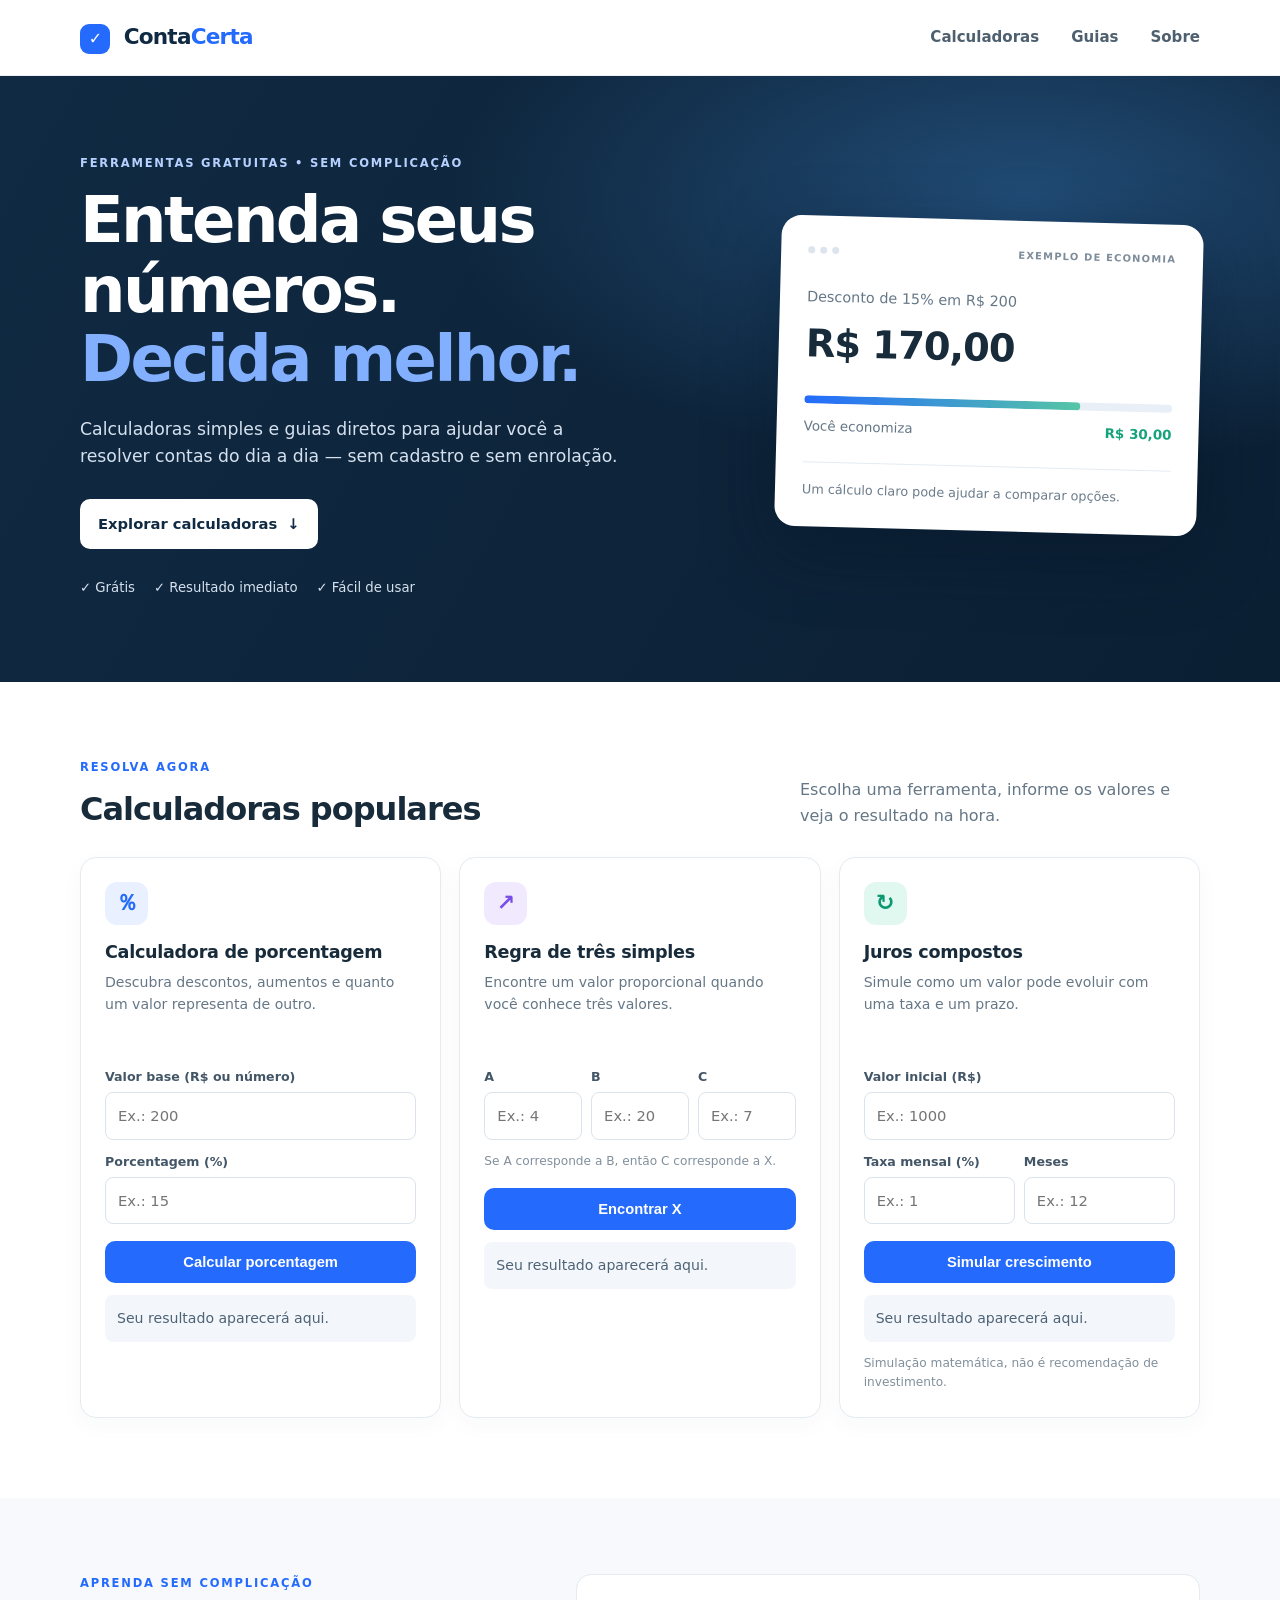
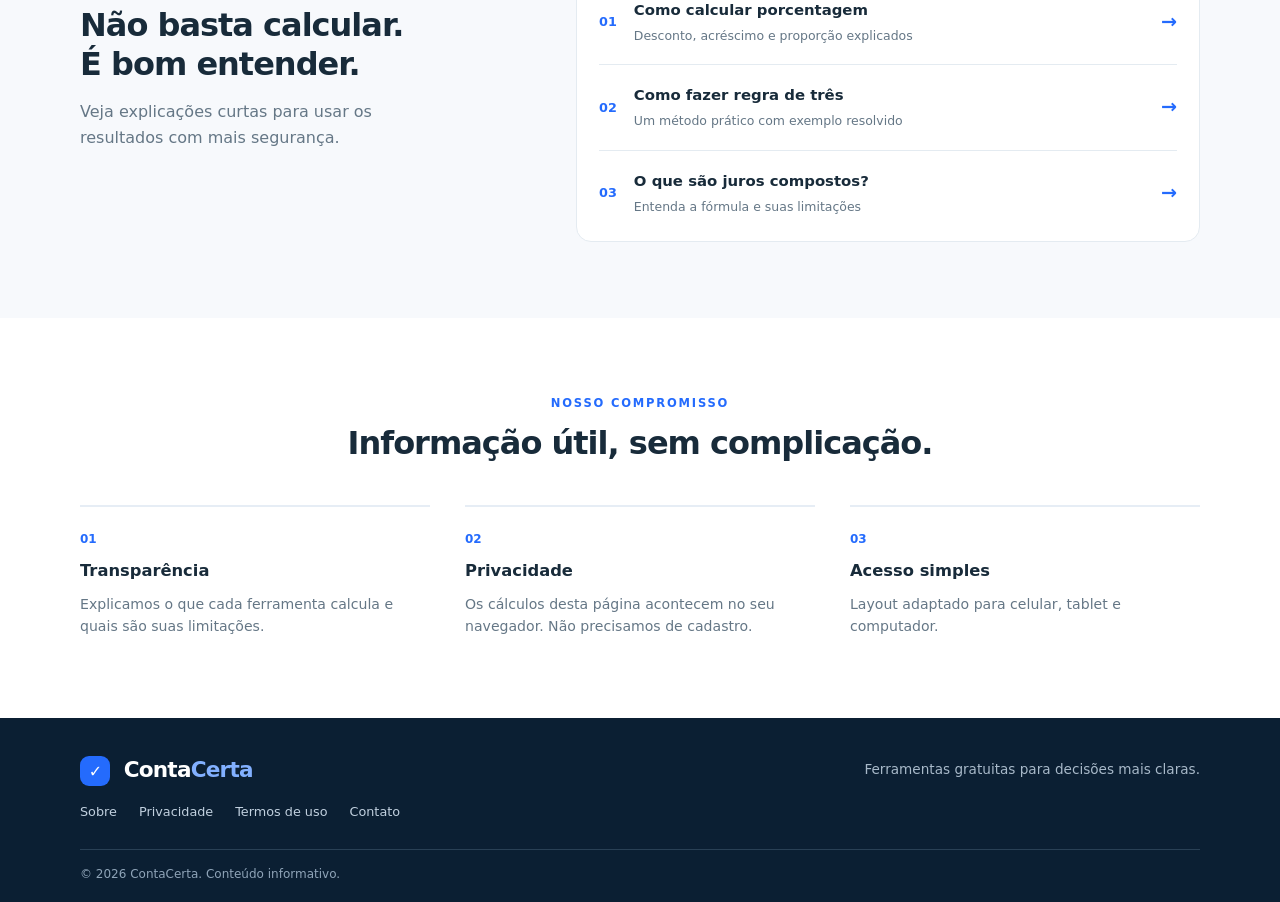
<file: index.html>
<!doctype html>
<html lang="pt-BR">
<head>
  <meta charset="utf-8">
  <meta name="viewport" content="width=device-width, initial-scale=1">
  <meta name="theme-color" content="#102a43">
  <title>ContaCerta — Calculadoras grátis para o dia a dia</title>
  <meta name="description" content="Faça cálculos de porcentagem, regra de três e juros compostos gratuitamente. Ferramentas simples, rápidas e explicadas em português.">
  <meta name="robots" content="index,follow">
  <link rel="canonical" href="https://SEU-DOMINIO.com/">
  <link rel="icon" href="favicon.svg" type="image/svg+xml">
  <link rel="stylesheet" href="style.css">
  <script type="application/ld+json">
  {"@context":"https://schema.org","@type":"WebSite","name":"ContaCerta","url":"https://SEU-DOMINIO.com/","description":"Calculadoras grátis e guias práticos para o dia a dia","inLanguage":"pt-BR"}
  </script>
</head>
<body>
<header class="site-header">
  <div class="container nav-wrap">
    <a class="brand" href="index.html" aria-label="ContaCerta página inicial"><span class="brand-mark">✓</span> Conta<span>Certa</span></a>
    <button class="menu-toggle" id="menuToggle" aria-label="Abrir menu" aria-expanded="false">☰</button>
    <nav id="nav">
      <a href="#ferramentas">Calculadoras</a><a href="#guias">Guias</a><a href="sobre.html">Sobre</a>
    </nav>
  </div>
</header>
<main>
  <section class="hero">
    <div class="container hero-grid">
      <div>
        <p class="eyebrow">FERRAMENTAS GRATUITAS • SEM COMPLICAÇÃO</p>
        <h1>Entenda seus números.<br><span>Decida melhor.</span></h1>
        <p class="hero-copy">Calculadoras simples e guias diretos para ajudar você a resolver contas do dia a dia — sem cadastro e sem enrolação.</p>
        <a class="button button-light" href="#ferramentas">Explorar calculadoras <span aria-hidden="true">↓</span></a>
        <div class="trust-row"><span>✓ Grátis</span><span>✓ Resultado imediato</span><span>✓ Fácil de usar</span></div>
      </div>
      <div class="hero-card" aria-label="Exemplo de cálculo">
        <div class="mini-top"><span class="dot"></span><span class="dot"></span><span class="dot"></span><small>EXEMPLO DE ECONOMIA</small></div>
        <p class="muted">Desconto de 15% em R$ 200</p><div class="big-number">R$ 170,00</div>
        <div class="progress"><span></span></div><div class="between"><span>Você economiza</span><strong>R$ 30,00</strong></div>
        <div class="card-note">Um cálculo claro pode ajudar a comparar opções.</div>
      </div>
    </div>
  </section>

  <section class="container section" id="ferramentas">
    <div class="section-heading"><div><p class="eyebrow dark">RESOLVA AGORA</p><h2>Calculadoras populares</h2></div><p>Escolha uma ferramenta, informe os valores e veja o resultado na hora.</p></div>
    <div class="tool-grid">
      <article class="tool-card">
        <div class="tool-icon blue">％</div><h3>Calculadora de porcentagem</h3><p>Descubra descontos, aumentos e quanto um valor representa de outro.</p>
        <label for="pctBase">Valor base (R$ ou número)</label><input id="pctBase" type="number" min="0" step="any" placeholder="Ex.: 200">
        <label for="pctRate">Porcentagem (%)</label><input id="pctRate" type="number" step="any" placeholder="Ex.: 15">
        <button class="button full" id="pctBtn">Calcular porcentagem</button><div class="result" id="pctResult" aria-live="polite">Seu resultado aparecerá aqui.</div>
      </article>
      <article class="tool-card">
        <div class="tool-icon purple">↗</div><h3>Regra de três simples</h3><p>Encontre um valor proporcional quando você conhece três valores.</p>
        <div class="three-fields">
          <div><label for="rA">A</label><input id="rA" type="number" step="any" placeholder="Ex.: 4"></div>
          <div><label for="rB">B</label><input id="rB" type="number" step="any" placeholder="Ex.: 20"></div>
          <div><label for="rC">C</label><input id="rC" type="number" step="any" placeholder="Ex.: 7"></div>
        </div>
        <p class="formula">Se A corresponde a B, então C corresponde a X.</p>
        <button class="button full" id="ruleBtn">Encontrar X</button><div class="result" id="ruleResult" aria-live="polite">Seu resultado aparecerá aqui.</div>
      </article>
      <article class="tool-card">
        <div class="tool-icon green">↻</div><h3>Juros compostos</h3><p>Simule como um valor pode evoluir com uma taxa e um prazo.</p>
        <label for="principal">Valor inicial (R$)</label><input id="principal" type="number" min="0" step="any" placeholder="Ex.: 1000">
        <div class="two-fields"><div><label for="rate">Taxa mensal (%)</label><input id="rate" type="number" step="any" placeholder="Ex.: 1"></div><div><label for="months">Meses</label><input id="months" type="number" min="0" step="1" placeholder="Ex.: 12"></div></div>
        <button class="button full" id="interestBtn">Simular crescimento</button><div class="result" id="interestResult" aria-live="polite">Seu resultado aparecerá aqui.</div>
        <p class="microcopy">Simulação matemática, não é recomendação de investimento.</p>
      </article>
    </div>
  </section>

  <section class="guide-band" id="guias"><div class="container guide-layout"><div><p class="eyebrow dark">APRENDA SEM COMPLICAÇÃO</p><h2>Não basta calcular.<br>É bom entender.</h2><p>Veja explicações curtas para usar os resultados com mais segurança.</p></div>
    <div class="guide-list">
      <a href="guias/como-calcular-porcentagem.html"><span class="guide-number">01</span><span><strong>Como calcular porcentagem</strong><small>Desconto, acréscimo e proporção explicados</small></span><b>→</b></a>
      <a href="guias/regra-de-tres.html"><span class="guide-number">02</span><span><strong>Como fazer regra de três</strong><small>Um método prático com exemplo resolvido</small></span><b>→</b></a>
      <a href="guias/juros-compostos.html"><span class="guide-number">03</span><span><strong>O que são juros compostos?</strong><small>Entenda a fórmula e suas limitações</small></span><b>→</b></a>
    </div>
  </div></section>
  <section class="container section why">
    <p class="eyebrow dark">NOSSO COMPROMISSO</p><h2>Informação útil, sem complicação.</h2>
    <div class="value-grid"><div><span>01</span><h3>Transparência</h3><p>Explicamos o que cada ferramenta calcula e quais são suas limitações.</p></div><div><span>02</span><h3>Privacidade</h3><p>Os cálculos desta página acontecem no seu navegador. Não precisamos de cadastro.</p></div><div><span>03</span><h3>Acesso simples</h3><p>Layout adaptado para celular, tablet e computador.</p></div></div>
  </section>
</main>
<footer><div class="container footer-main"><a class="brand brand-footer" href="index.html"><span class="brand-mark">✓</span> Conta<span>Certa</span></a><p>Ferramentas gratuitas para decisões mais claras.</p><div class="footer-links"><a href="sobre.html">Sobre</a><a href="privacidade.html">Privacidade</a><a href="termos.html">Termos de uso</a><a href="contato.html">Contato</a></div></div><div class="container footer-bottom">© <span id="year"></span> ContaCerta. Conteúdo informativo.</div></footer>
<script src="script.js"></script>
</body></html>
</file>
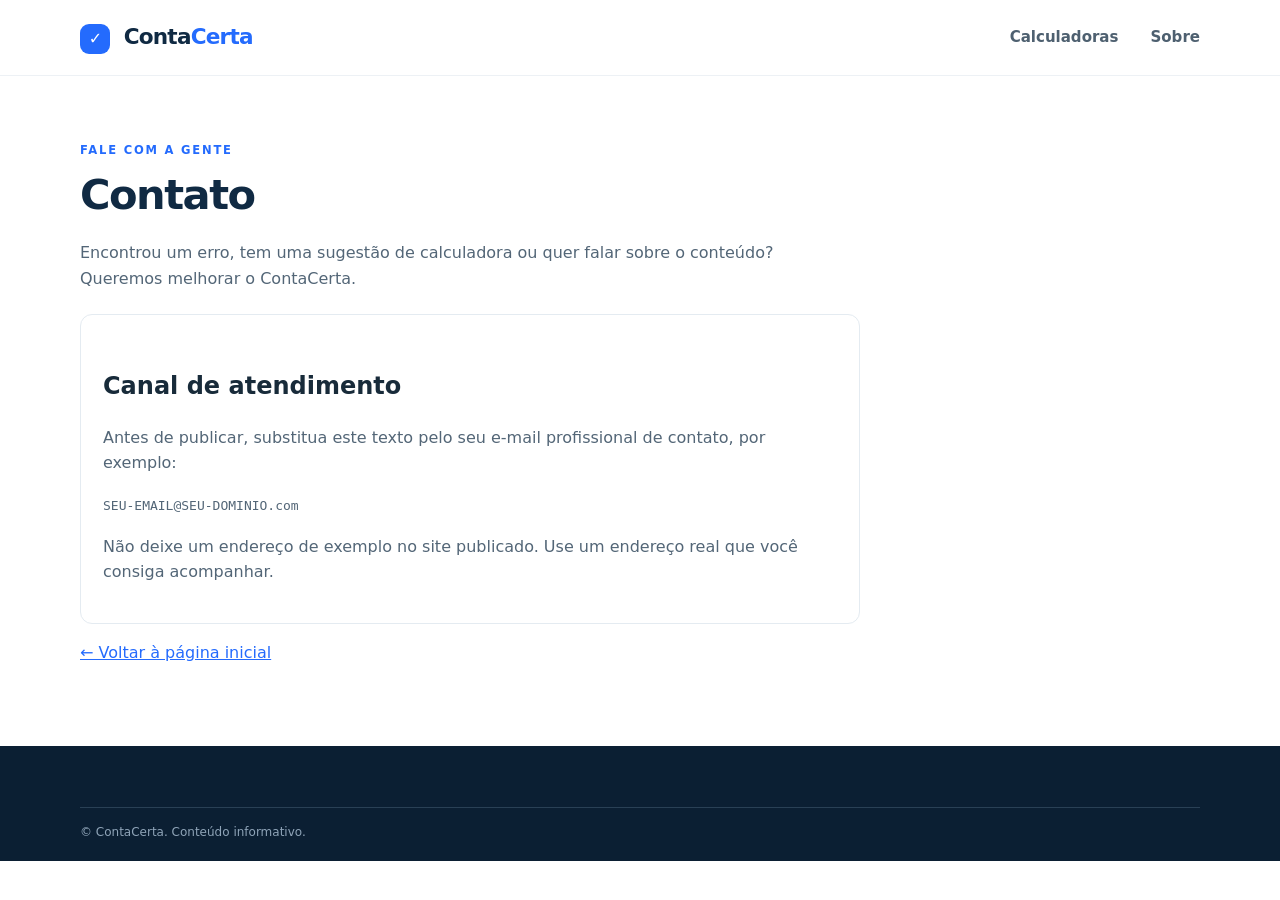
<file: contato.html>
<!doctype html><html lang="pt-BR"><head><meta charset="utf-8"><meta name="viewport" content="width=device-width,initial-scale=1"><title>Contato | ContaCerta</title><meta name="description" content="Entre em contato com o ContaCerta para sugerir melhorias ou reportar correções."><link rel="stylesheet" href="style.css"></head><body><header class="site-header"><div class="container nav-wrap"><a class="brand" href="index.html"><span class="brand-mark">✓</span> Conta<span>Certa</span></a><nav id="nav"><a href="index.html#ferramentas">Calculadoras</a><a href="sobre.html">Sobre</a></nav><button class="menu-toggle" id="menuToggle">☰</button></div></header><main class="container page-main"><article class="prose"><p class="eyebrow dark">FALE COM A GENTE</p><h1>Contato</h1><p>Encontrou um erro, tem uma sugestão de calculadora ou quer falar sobre o conteúdo? Queremos melhorar o ContaCerta.</p><div class="contact-card"><h2>Canal de atendimento</h2><p>Antes de publicar, substitua este texto pelo seu e-mail profissional de contato, por exemplo:</p><p><code>SEU-EMAIL@SEU-DOMINIO.com</code></p><p>Não deixe um endereço de exemplo no site publicado. Use um endereço real que você consiga acompanhar.</p></div><p><a href="index.html">← Voltar à página inicial</a></p></article></main><footer><div class="container footer-bottom">© ContaCerta. Conteúdo informativo.</div></footer><script src="script.js"></script></body></html>
</file>
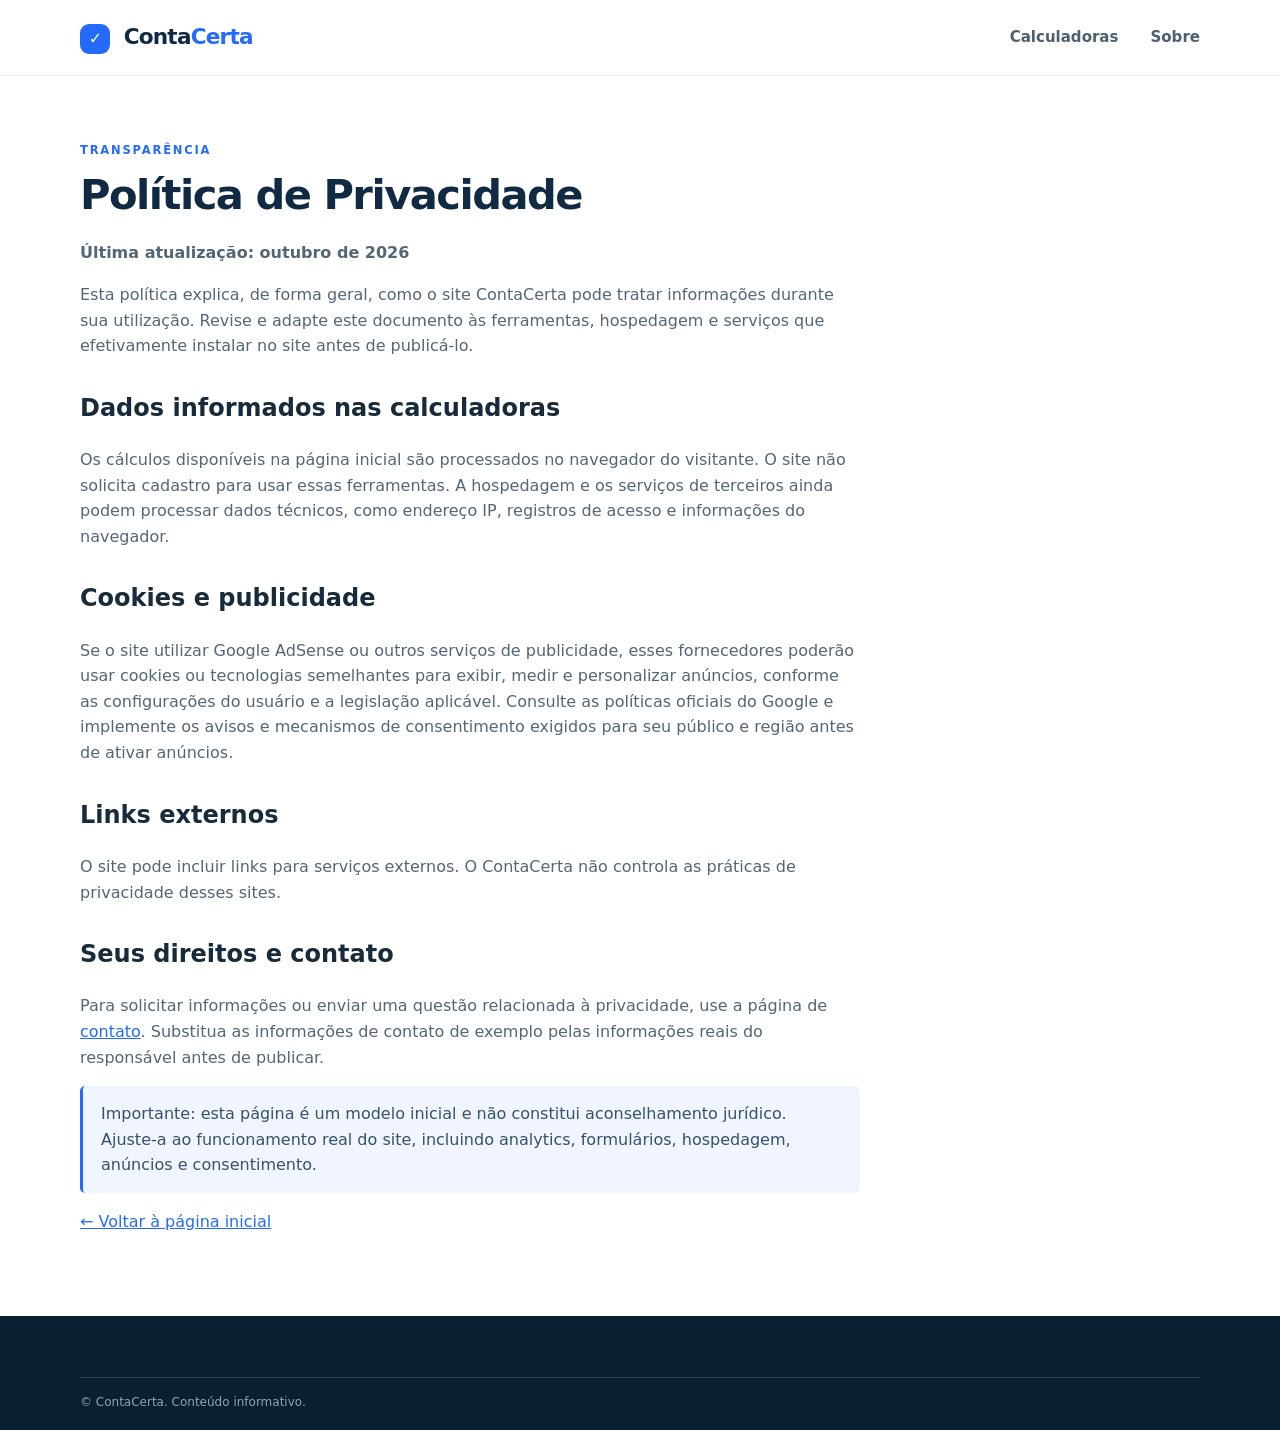
<file: privacidade.html>
<!doctype html><html lang="pt-BR"><head><meta charset="utf-8"><meta name="viewport" content="width=device-width,initial-scale=1"><title>Política de Privacidade | ContaCerta</title><meta name="description" content="Saiba como o ContaCerta trata dados e cookies."><link rel="stylesheet" href="style.css"></head><body><header class="site-header"><div class="container nav-wrap"><a class="brand" href="index.html"><span class="brand-mark">✓</span> Conta<span>Certa</span></a><nav id="nav"><a href="index.html#ferramentas">Calculadoras</a><a href="sobre.html">Sobre</a></nav><button class="menu-toggle" id="menuToggle">☰</button></div></header><main class="container page-main"><article class="prose"><p class="eyebrow dark">TRANSPARÊNCIA</p><h1>Política de Privacidade</h1><p><strong>Última atualização: outubro de 2026</strong></p><p>Esta política explica, de forma geral, como o site ContaCerta pode tratar informações durante sua utilização. Revise e adapte este documento às ferramentas, hospedagem e serviços que efetivamente instalar no site antes de publicá-lo.</p><h2>Dados informados nas calculadoras</h2><p>Os cálculos disponíveis na página inicial são processados no navegador do visitante. O site não solicita cadastro para usar essas ferramentas. A hospedagem e os serviços de terceiros ainda podem processar dados técnicos, como endereço IP, registros de acesso e informações do navegador.</p><h2>Cookies e publicidade</h2><p>Se o site utilizar Google AdSense ou outros serviços de publicidade, esses fornecedores poderão usar cookies ou tecnologias semelhantes para exibir, medir e personalizar anúncios, conforme as configurações do usuário e a legislação aplicável. Consulte as políticas oficiais do Google e implemente os avisos e mecanismos de consentimento exigidos para seu público e região antes de ativar anúncios.</p><h2>Links externos</h2><p>O site pode incluir links para serviços externos. O ContaCerta não controla as práticas de privacidade desses sites.</p><h2>Seus direitos e contato</h2><p>Para solicitar informações ou enviar uma questão relacionada à privacidade, use a página de <a href="contato.html">contato</a>. Substitua as informações de contato de exemplo pelas informações reais do responsável antes de publicar.</p><div class="notice">Importante: esta página é um modelo inicial e não constitui aconselhamento jurídico. Ajuste-a ao funcionamento real do site, incluindo analytics, formulários, hospedagem, anúncios e consentimento.</div><p><a href="index.html">← Voltar à página inicial</a></p></article></main><footer><div class="container footer-bottom">© ContaCerta. Conteúdo informativo.</div></footer><script src="script.js"></script></body></html>
</file>
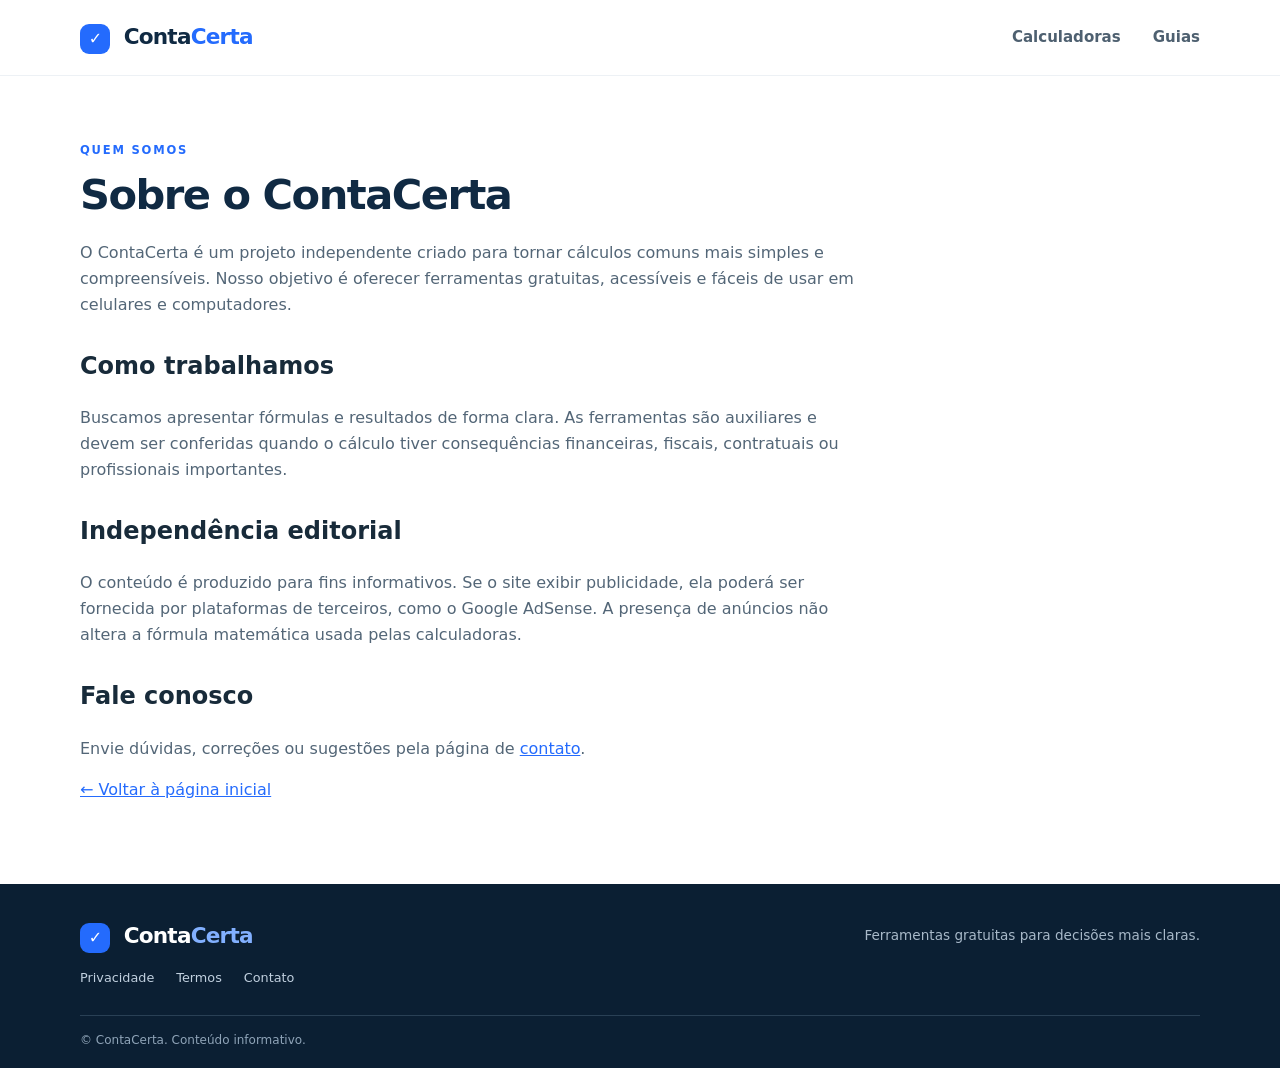
<file: sobre.html>
<!doctype html><html lang="pt-BR"><head><meta charset="utf-8"><meta name="viewport" content="width=device-width,initial-scale=1"><title>Sobre o ContaCerta</title><meta name="description" content="Conheça o propósito do ContaCerta e como criamos ferramentas práticas."><link rel="stylesheet" href="style.css"></head><body><header class="site-header"><div class="container nav-wrap"><a class="brand" href="index.html"><span class="brand-mark">✓</span> Conta<span>Certa</span></a><nav id="nav"><a href="index.html#ferramentas">Calculadoras</a><a href="index.html#guias">Guias</a></nav><button class="menu-toggle" id="menuToggle">☰</button></div></header><main class="container page-main"><article class="prose"><p class="eyebrow dark">QUEM SOMOS</p><h1>Sobre o ContaCerta</h1><p>O ContaCerta é um projeto independente criado para tornar cálculos comuns mais simples e compreensíveis. Nosso objetivo é oferecer ferramentas gratuitas, acessíveis e fáceis de usar em celulares e computadores.</p><h2>Como trabalhamos</h2><p>Buscamos apresentar fórmulas e resultados de forma clara. As ferramentas são auxiliares e devem ser conferidas quando o cálculo tiver consequências financeiras, fiscais, contratuais ou profissionais importantes.</p><h2>Independência editorial</h2><p>O conteúdo é produzido para fins informativos. Se o site exibir publicidade, ela poderá ser fornecida por plataformas de terceiros, como o Google AdSense. A presença de anúncios não altera a fórmula matemática usada pelas calculadoras.</p><h2>Fale conosco</h2><p>Envie dúvidas, correções ou sugestões pela página de <a href="contato.html">contato</a>.</p><p><a href="index.html">← Voltar à página inicial</a></p></article></main><footer><div class="container footer-main"><a class="brand brand-footer" href="index.html"><span class="brand-mark">✓</span> Conta<span>Certa</span></a><p>Ferramentas gratuitas para decisões mais claras.</p><div class="footer-links"><a href="privacidade.html">Privacidade</a><a href="termos.html">Termos</a><a href="contato.html">Contato</a></div></div><div class="container footer-bottom">© ContaCerta. Conteúdo informativo.</div></footer><script src="script.js"></script></body></html>
</file>
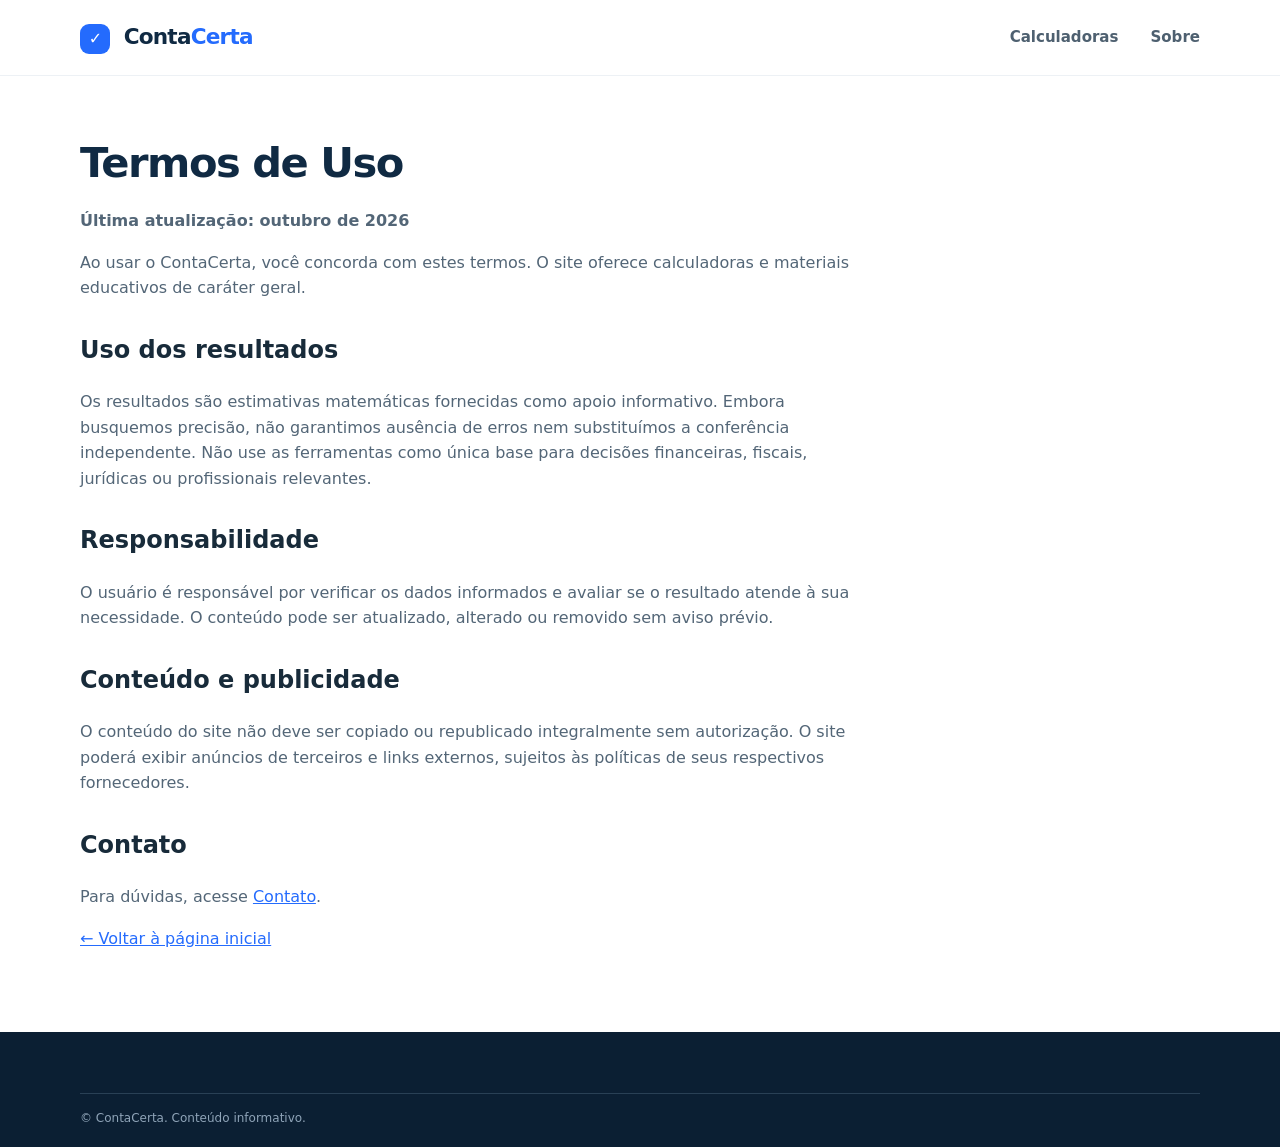
<file: termos.html>
<!doctype html><html lang="pt-BR"><head><meta charset="utf-8"><meta name="viewport" content="width=device-width,initial-scale=1"><title>Termos de Uso | ContaCerta</title><meta name="description" content="Termos de uso das calculadoras e conteúdos do ContaCerta."><link rel="stylesheet" href="style.css"></head><body><header class="site-header"><div class="container nav-wrap"><a class="brand" href="index.html"><span class="brand-mark">✓</span> Conta<span>Certa</span></a><nav id="nav"><a href="index.html#ferramentas">Calculadoras</a><a href="sobre.html">Sobre</a></nav><button class="menu-toggle" id="menuToggle">☰</button></div></header><main class="container page-main"><article class="prose"><h1>Termos de Uso</h1><p><strong>Última atualização: outubro de 2026</strong></p><p>Ao usar o ContaCerta, você concorda com estes termos. O site oferece calculadoras e materiais educativos de caráter geral.</p><h2>Uso dos resultados</h2><p>Os resultados são estimativas matemáticas fornecidas como apoio informativo. Embora busquemos precisão, não garantimos ausência de erros nem substituímos a conferência independente. Não use as ferramentas como única base para decisões financeiras, fiscais, jurídicas ou profissionais relevantes.</p><h2>Responsabilidade</h2><p>O usuário é responsável por verificar os dados informados e avaliar se o resultado atende à sua necessidade. O conteúdo pode ser atualizado, alterado ou removido sem aviso prévio.</p><h2>Conteúdo e publicidade</h2><p>O conteúdo do site não deve ser copiado ou republicado integralmente sem autorização. O site poderá exibir anúncios de terceiros e links externos, sujeitos às políticas de seus respectivos fornecedores.</p><h2>Contato</h2><p>Para dúvidas, acesse <a href="contato.html">Contato</a>.</p><p><a href="index.html">← Voltar à página inicial</a></p></article></main><footer><div class="container footer-bottom">© ContaCerta. Conteúdo informativo.</div></footer><script src="script.js"></script></body></html>
</file>
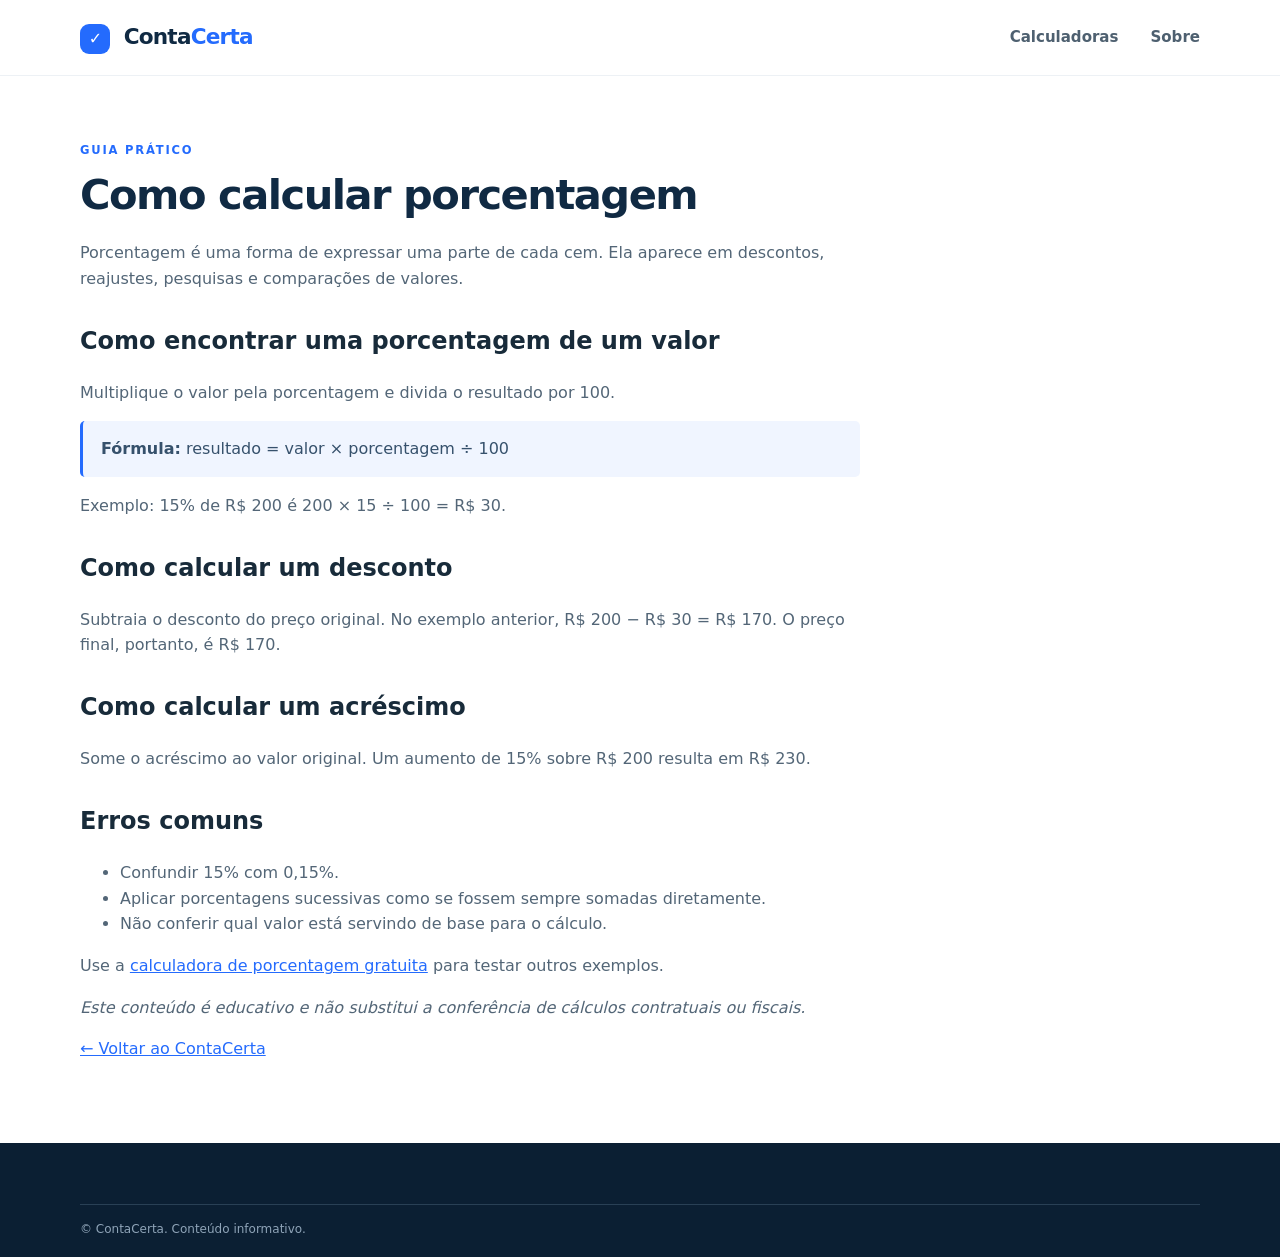
<file: guias/como-calcular-porcentagem.html>
<!doctype html><html lang="pt-BR"><head><meta charset="utf-8"><meta name="viewport" content="width=device-width,initial-scale=1"><title>Como calcular porcentagem: guia prático | ContaCerta</title><meta name="description" content="Aprenda a calcular porcentagem, descontos e acréscimos com fórmulas simples e exemplos."><link rel="stylesheet" href="../style.css"></head><body><header class="site-header"><div class="container nav-wrap"><a class="brand" href="../index.html"><span class="brand-mark">✓</span> Conta<span>Certa</span></a><nav id="nav"><a href="../index.html#ferramentas">Calculadoras</a><a href="../sobre.html">Sobre</a></nav><button class="menu-toggle" id="menuToggle">☰</button></div></header><main class="container page-main"><article class="prose"><p class="eyebrow dark">GUIA PRÁTICO</p><h1>Como calcular porcentagem</h1><p>Porcentagem é uma forma de expressar uma parte de cada cem. Ela aparece em descontos, reajustes, pesquisas e comparações de valores.</p><h2>Como encontrar uma porcentagem de um valor</h2><p>Multiplique o valor pela porcentagem e divida o resultado por 100.</p><div class="notice"><strong>Fórmula:</strong> resultado = valor × porcentagem ÷ 100</div><p>Exemplo: 15% de R$ 200 é 200 × 15 ÷ 100 = R$ 30.</p><h2>Como calcular um desconto</h2><p>Subtraia o desconto do preço original. No exemplo anterior, R$ 200 − R$ 30 = R$ 170. O preço final, portanto, é R$ 170.</p><h2>Como calcular um acréscimo</h2><p>Some o acréscimo ao valor original. Um aumento de 15% sobre R$ 200 resulta em R$ 230.</p><h2>Erros comuns</h2><ul><li>Confundir 15% com 0,15%.</li><li>Aplicar porcentagens sucessivas como se fossem sempre somadas diretamente.</li><li>Não conferir qual valor está servindo de base para o cálculo.</li></ul><p>Use a <a href="../index.html#ferramentas">calculadora de porcentagem gratuita</a> para testar outros exemplos.</p><p><em>Este conteúdo é educativo e não substitui a conferência de cálculos contratuais ou fiscais.</em></p><p><a href="../index.html">← Voltar ao ContaCerta</a></p></article></main><footer><div class="container footer-bottom">© ContaCerta. Conteúdo informativo.</div></footer><script src="../script.js"></script></body></html>
</file>
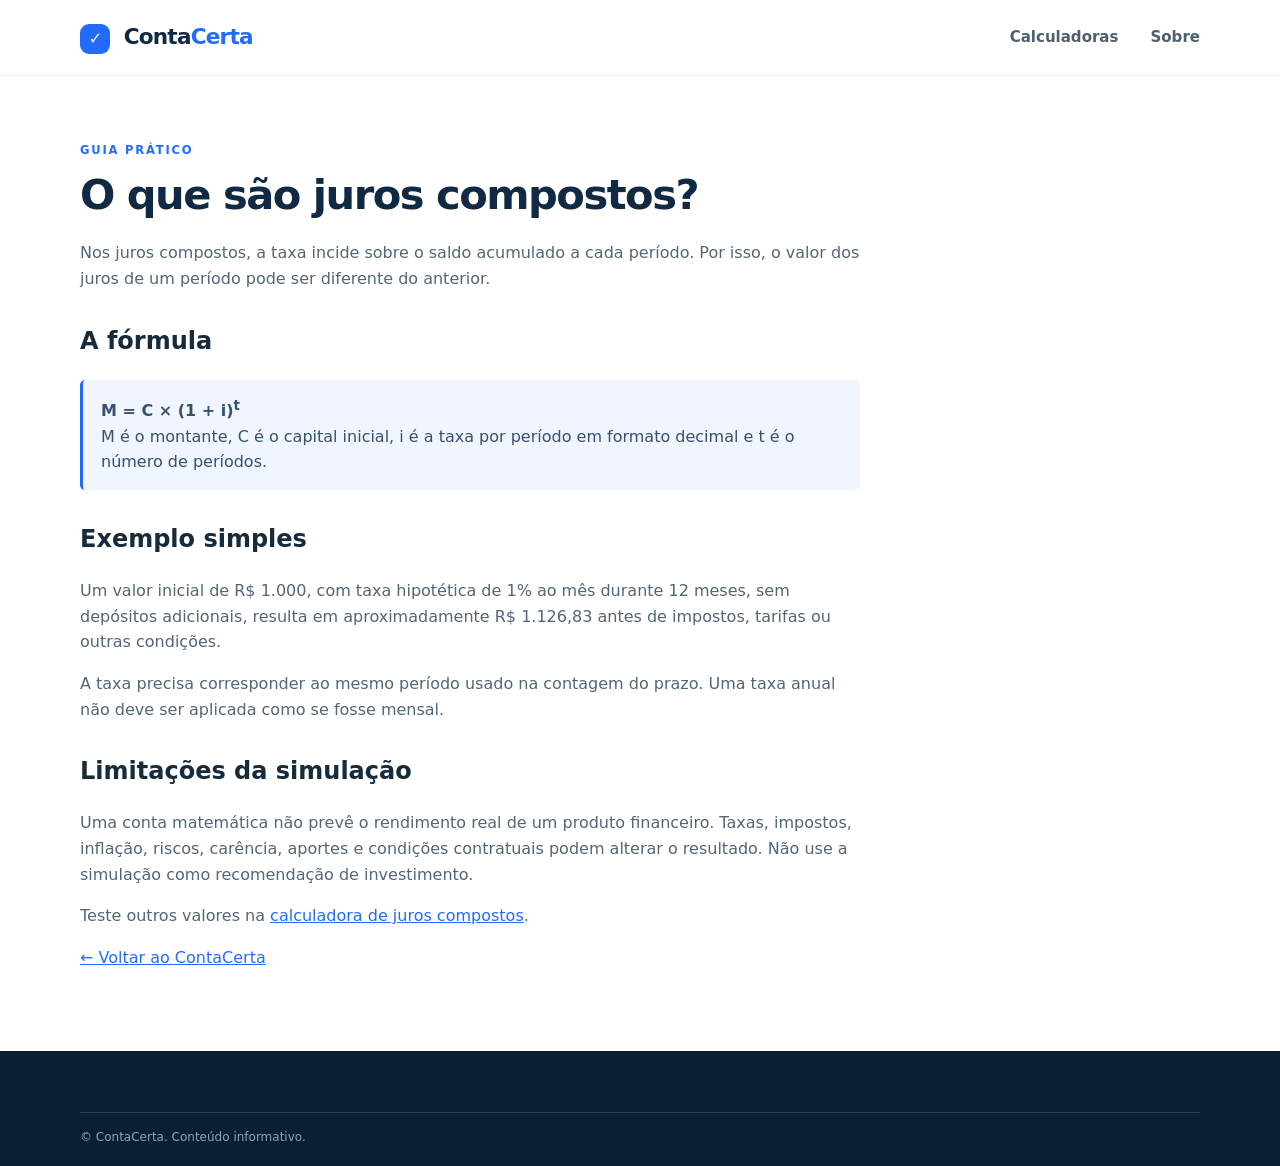
<file: guias/juros-compostos.html>
<!doctype html><html lang="pt-BR"><head><meta charset="utf-8"><meta name="viewport" content="width=device-width,initial-scale=1"><title>Juros compostos: fórmula e exemplo | ContaCerta</title><meta name="description" content="Entenda o que são juros compostos, veja a fórmula e simule um exemplo simples."><link rel="stylesheet" href="../style.css"></head><body><header class="site-header"><div class="container nav-wrap"><a class="brand" href="../index.html"><span class="brand-mark">✓</span> Conta<span>Certa</span></a><nav id="nav"><a href="../index.html#ferramentas">Calculadoras</a><a href="../sobre.html">Sobre</a></nav><button class="menu-toggle" id="menuToggle">☰</button></div></header><main class="container page-main"><article class="prose"><p class="eyebrow dark">GUIA PRÁTICO</p><h1>O que são juros compostos?</h1><p>Nos juros compostos, a taxa incide sobre o saldo acumulado a cada período. Por isso, o valor dos juros de um período pode ser diferente do anterior.</p><h2>A fórmula</h2><div class="notice"><strong>M = C × (1 + i)<sup>t</sup></strong><br>M é o montante, C é o capital inicial, i é a taxa por período em formato decimal e t é o número de períodos.</div><h2>Exemplo simples</h2><p>Um valor inicial de R$ 1.000, com taxa hipotética de 1% ao mês durante 12 meses, sem depósitos adicionais, resulta em aproximadamente R$ 1.126,83 antes de impostos, tarifas ou outras condições.</p><p>A taxa precisa corresponder ao mesmo período usado na contagem do prazo. Uma taxa anual não deve ser aplicada como se fosse mensal.</p><h2>Limitações da simulação</h2><p>Uma conta matemática não prevê o rendimento real de um produto financeiro. Taxas, impostos, inflação, riscos, carência, aportes e condições contratuais podem alterar o resultado. Não use a simulação como recomendação de investimento.</p><p>Teste outros valores na <a href="../index.html#ferramentas">calculadora de juros compostos</a>.</p><p><a href="../index.html">← Voltar ao ContaCerta</a></p></article></main><footer><div class="container footer-bottom">© ContaCerta. Conteúdo informativo.</div></footer><script src="../script.js"></script></body></html>
</file>
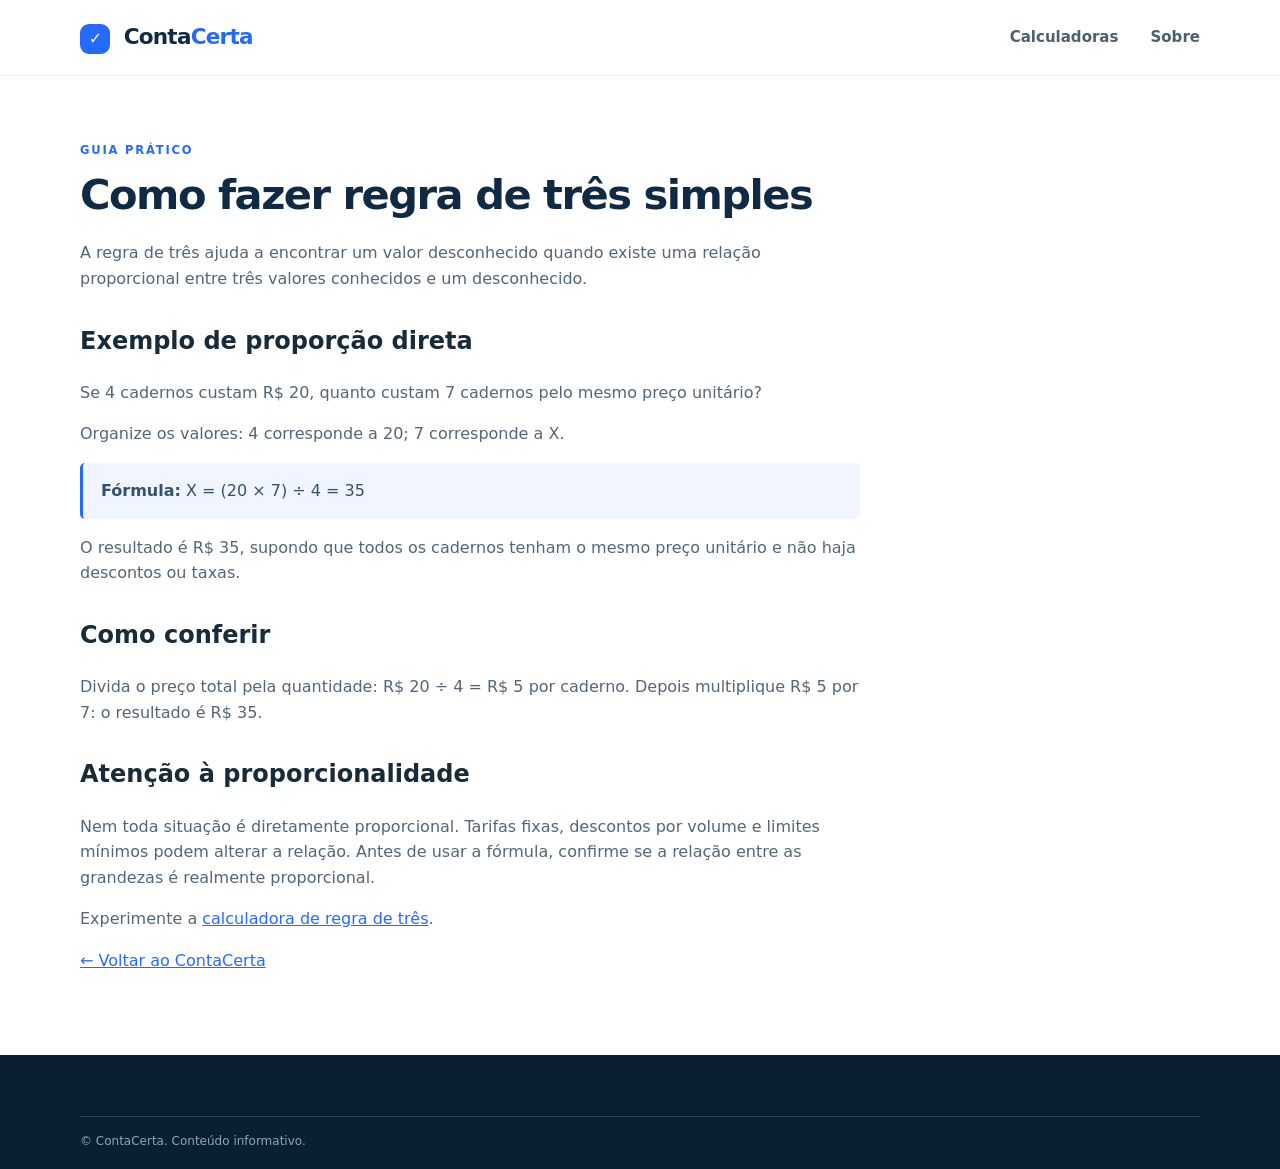
<file: guias/regra-de-tres.html>
<!doctype html><html lang="pt-BR"><head><meta charset="utf-8"><meta name="viewport" content="width=device-width,initial-scale=1"><title>Regra de três simples: como fazer | ContaCerta</title><meta name="description" content="Aprenda a resolver regra de três simples com fórmula, exemplo e cuidados."><link rel="stylesheet" href="../style.css"></head><body><header class="site-header"><div class="container nav-wrap"><a class="brand" href="../index.html"><span class="brand-mark">✓</span> Conta<span>Certa</span></a><nav id="nav"><a href="../index.html#ferramentas">Calculadoras</a><a href="../sobre.html">Sobre</a></nav><button class="menu-toggle" id="menuToggle">☰</button></div></header><main class="container page-main"><article class="prose"><p class="eyebrow dark">GUIA PRÁTICO</p><h1>Como fazer regra de três simples</h1><p>A regra de três ajuda a encontrar um valor desconhecido quando existe uma relação proporcional entre três valores conhecidos e um desconhecido.</p><h2>Exemplo de proporção direta</h2><p>Se 4 cadernos custam R$ 20, quanto custam 7 cadernos pelo mesmo preço unitário?</p><p>Organize os valores: 4 corresponde a 20; 7 corresponde a X.</p><div class="notice"><strong>Fórmula:</strong> X = (20 × 7) ÷ 4 = 35</div><p>O resultado é R$ 35, supondo que todos os cadernos tenham o mesmo preço unitário e não haja descontos ou taxas.</p><h2>Como conferir</h2><p>Divida o preço total pela quantidade: R$ 20 ÷ 4 = R$ 5 por caderno. Depois multiplique R$ 5 por 7: o resultado é R$ 35.</p><h2>Atenção à proporcionalidade</h2><p>Nem toda situação é diretamente proporcional. Tarifas fixas, descontos por volume e limites mínimos podem alterar a relação. Antes de usar a fórmula, confirme se a relação entre as grandezas é realmente proporcional.</p><p>Experimente a <a href="../index.html#ferramentas">calculadora de regra de três</a>.</p><p><a href="../index.html">← Voltar ao ContaCerta</a></p></article></main><footer><div class="container footer-bottom">© ContaCerta. Conteúdo informativo.</div></footer><script src="../script.js"></script></body></html>
</file>
<file: style.css>
:root{--navy:#102a43;--blue:#246bfd;--ink:#182b3a;--muted:#657786;--line:#e4ebf1;--bg:#f7f9fc;--green:#16a37b}*{box-sizing:border-box}html{scroll-behavior:smooth;scroll-padding-top:90px}body{margin:0;font-family:Inter,ui-sans-serif,system-ui,-apple-system,BlinkMacSystemFont,"Segoe UI",sans-serif;color:var(--ink);line-height:1.6;background:#fff}a{color:inherit;text-decoration:none}.container{width:min(1120px,calc(100% - 40px));margin:auto}.site-header{height:76px;background:#fff;border-bottom:1px solid #edf1f5;position:sticky;top:0;z-index:10}.nav-wrap{height:100%;display:flex;align-items:center;justify-content:space-between}.brand{font-size:1.35rem;font-weight:850;letter-spacing:-.8px;color:var(--navy)}.brand>span:last-child{color:var(--blue)}.brand-mark{display:inline-grid;place-items:center;background:var(--blue);color:white;width:30px;height:30px;border-radius:9px;font-size:1rem;margin-right:7px}.nav-wrap nav{display:flex;gap:32px;color:#4e6070;font-size:.94rem;font-weight:600}.nav-wrap nav a:hover,.footer-links a:hover{color:var(--blue)}.menu-toggle{display:none;background:none;border:0;font-size:1.4rem}.hero{background:radial-gradient(ellipse at 80% 20%,#214c76 0,transparent 40%),linear-gradient(120deg,#102a43,#0b1f33);color:#fff;padding:78px 0 84px;overflow:hidden}.hero-grid{display:grid;grid-template-columns:1.2fr .8fr;align-items:center;gap:65px}.eyebrow{font-size:.72rem;font-weight:800;letter-spacing:1.8px;color:#b6d1ff;margin:0 0 14px}.eyebrow.dark{color:var(--blue)}h1{font-size:clamp(2.7rem,5vw,4.25rem);line-height:1.08;letter-spacing:-2.6px;margin:0 0 22px;font-weight:850}h1 span{color:#82b0ff}.hero-copy{max-width:540px;color:#d5e1ee;font-size:1.08rem;margin:0 0 28px}.button{display:inline-flex;justify-content:center;align-items:center;gap:10px;border:0;border-radius:10px;padding:13px 18px;background:var(--blue);color:white;font-weight:750;font-size:.92rem;cursor:pointer;transition:transform .15s,background .15s}.button:hover{background:#1555dc;transform:translateY(-1px)}.button-light{background:#fff;color:var(--navy)}.button-light:hover{background:#eaf2ff}.trust-row{display:flex;flex-wrap:wrap;gap:19px;margin-top:28px;color:#d5e1ee;font-size:.83rem}.hero-card{background:#fff;color:var(--ink);border-radius:20px;padding:27px;box-shadow:0 24px 70px #06152566;transform:rotate(1.5deg)}.mini-top{display:flex;align-items:center;gap:5px;margin-bottom:27px}.dot{width:7px;height:7px;border-radius:50%;background:#dce4ed}.mini-top small{margin-left:auto;font-size:.62rem;letter-spacing:1.2px;color:#7e8c9a;font-weight:800}.muted{color:var(--muted);font-size:.9rem;margin:0 0 4px}.big-number{font-size:2.4rem;font-weight:850;letter-spacing:-1px}.progress{height:8px;background:#e9eff7;border-radius:9px;margin:22px 0 12px;overflow:hidden}.progress span{display:block;width:75%;height:100%;background:linear-gradient(90deg,#246bfd,#55c6a5);border-radius:9px}.between{display:flex;justify-content:space-between;font-size:.84rem;color:var(--muted)}.between strong{color:var(--green)}.card-note{border-top:1px solid var(--line);margin-top:24px;padding-top:17px;font-size:.8rem;color:#6c7c8b}.section{padding-top:76px;padding-bottom:80px}.section-heading{display:flex;justify-content:space-between;align-items:end;gap:30px;margin-bottom:28px}.section-heading h2,.guide-layout h2,.why h2{font-size:2rem;letter-spacing:-1px;line-height:1.2;margin:0;font-weight:830}.section-heading>p{max-width:400px;color:var(--muted);margin:0}.tool-grid{display:grid;grid-template-columns:repeat(3,1fr);gap:18px}.tool-card{border:1px solid var(--line);border-radius:16px;padding:24px;background:#fff;box-shadow:0 7px 25px #193b5a08;display:flex;flex-direction:column;align-items:stretch}.tool-card h3{font-size:1.1rem;letter-spacing:-.3px;margin:13px 0 5px}.tool-card>p{color:var(--muted);font-size:.88rem;min-height:66px;margin:0 0 18px}.tool-icon{width:43px;height:43px;border-radius:12px;display:grid;place-items:center;font-size:1.4rem;font-weight:800}.blue{background:#e9f0ff;color:#246bfd}.purple{background:#f1eaff;color:#7a4de8}.green{background:#e1f8f0;color:#0c9870}label{display:block;font-size:.79rem;font-weight:700;color:#435667;margin:12px 0 5px}input{width:100%;padding:11px 12px;border:1px solid #dbe4ec;border-radius:8px;font:inherit;font-size:.92rem;color:var(--ink);background:#fff;outline:none}input:focus{border-color:var(--blue);box-shadow:0 0 0 3px #246bfd1a}.full{width:100%;margin-top:17px}.result{background:#f3f7fc;border-radius:8px;padding:12px;margin-top:12px;font-size:.88rem;color:#4d6274;min-height:46px}.result.success{background:#eaf8f2;color:#087b59;font-weight:750}.three-fields,.two-fields{display:grid;grid-template-columns:repeat(3,1fr);gap:9px}.two-fields{grid-template-columns:1fr 1fr}.formula,.microcopy{font-size:.76rem!important;color:#81909c!important;min-height:0!important;margin:12px 0 0!important}.guide-band{background:var(--bg);padding:76px 0}.guide-layout{display:grid;grid-template-columns:.8fr 1.2fr;gap:80px;align-items:start}.guide-layout>div:first-child>p:not(.eyebrow){color:var(--muted);max-width:330px}.guide-list{background:#fff;border:1px solid var(--line);border-radius:15px;padding:5px 22px}.guide-list a{display:flex;gap:17px;align-items:center;padding:19px 0;border-bottom:1px solid var(--line)}.guide-list a:last-child{border-bottom:0}.guide-number{font-size:.8rem;color:var(--blue);font-weight:850}.guide-list strong,.guide-list small{display:block}.guide-list strong{font-size:.93rem}.guide-list small{color:var(--muted);font-size:.78rem;margin-top:3px}.guide-list b{margin-left:auto;color:var(--blue);font-size:1.2rem}.why{text-align:center}.why>p{margin-bottom:12px}.value-grid{display:grid;grid-template-columns:repeat(3,1fr);gap:35px;margin-top:42px;text-align:left}.value-grid>div{border-top:2px solid #e6edf5;padding-top:18px}.value-grid span{font-size:.75rem;font-weight:850;color:var(--blue)}.value-grid h3{margin:8px 0;font-size:1.02rem}.value-grid p{font-size:.88rem;color:var(--muted);margin:0}footer{background:#0b1f33;color:#d1deeb;padding:35px 0 18px}.footer-main{display:grid;grid-template-columns:1fr 1fr;gap:15px;align-items:center}.brand-footer{color:#fff}.brand-footer>span:last-child{color:#82b0ff}.footer-main p{margin:0;text-align:right;font-size:.85rem;color:#a8b9c9}.footer-links{display:flex;gap:22px;flex-wrap:wrap;font-size:.8rem;color:#c1d0df}.footer-bottom{border-top:1px solid #294055;margin-top:26px;padding-top:15px;font-size:.75rem;color:#8fa4b8}.page-main{min-height:65vh;padding:65px 0}.prose{max-width:780px}.prose h1{font-size:2.6rem;color:var(--navy);letter-spacing:-1.5px}.prose h2{margin-top:30px}.prose p,.prose li{color:#536677}.prose a{color:var(--blue);text-decoration:underline}.notice{padding:15px 18px;background:#f0f5ff;border-left:3px solid var(--blue);border-radius:5px;color:#36516c}.contact-card{border:1px solid var(--line);border-radius:12px;padding:22px;margin-top:22px}.contact-card code{overflow-wrap:anywhere}@media(max-width:850px){.hero-grid{gap:35px}.tool-grid{grid-template-columns:1fr 1fr}.tool-card:last-child{grid-column:span 2}.guide-layout{gap:35px}.section-heading{align-items:start;flex-direction:column}}@media(max-width:620px){.container{width:min(100% - 30px,1120px)}.site-header{height:66px}.menu-toggle{display:block;color:var(--navy)}.nav-wrap nav{display:none;position:absolute;top:65px;left:0;right:0;padding:18px 20px;background:#fff;border-bottom:1px solid var(--line);flex-direction:column;gap:14px}.nav-wrap nav.open{display:flex}.hero{padding:55px 0 60px}.hero-grid{grid-template-columns:1fr;gap:38px}h1{font-size:2.8rem}.hero-card{max-width:430px;transform:none}.section{padding:55px 0}.section-heading h2,.guide-layout h2,.why h2{font-size:1.75rem}.tool-grid{grid-template-columns:1fr}.tool-card:last-child{grid-column:auto}.tool-card>p{min-height:0}.guide-layout{grid-template-columns:1fr;gap:25px}.value-grid{grid-template-columns:1fr;gap:22px;margin-top:28px}.footer-main{grid-template-columns:1fr}.footer-main p{text-align:left}.footer-links{gap:15px}.trust-row{gap:10px 15px}}
</file>
